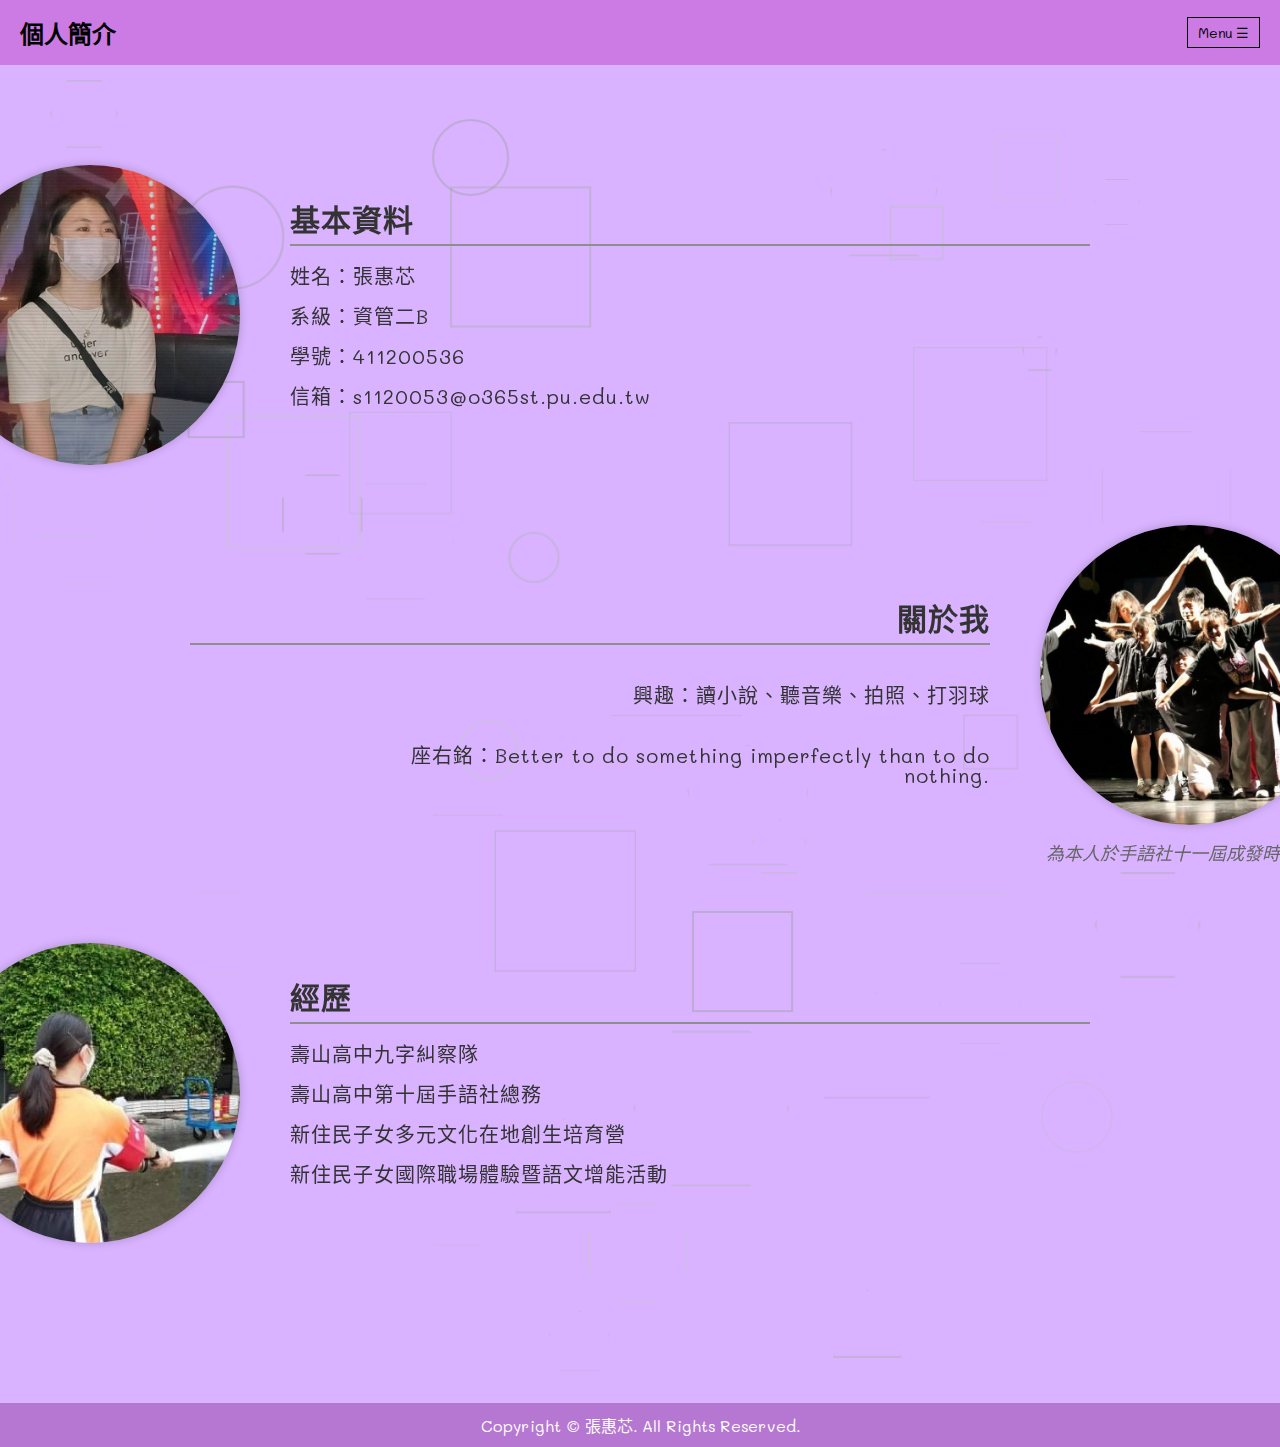
<file: index.html>
<!DOCTYPE html>
<html lang="zh-TW">
<head>
  <meta charset="UTF-8" />
  <meta name="viewport" content="width=device-width, initial-scale=1.0"/>
  <title>張惠芯的求職自傳履歷網頁</title>
  <!-- 引入Google的Mali字體 -->
  <link rel="preconnect" href="https://fonts.googleapis.com">
  <link rel="preconnect" href="https://fonts.gstatic.com" crossorigin>
  <link href="https://fonts.googleapis.com/css2?family=Mali:wght@400;500;700&display=swap" rel="stylesheet">
  <meta property="og:title" content="張惠芯的個人網頁" />
  <meta property="og:description" content="求職自傳履歷網頁" />
  <meta property="og:image" content="https://ana-web-six.vercel.app/image/logo0.png" />
  <meta property="og:url" content="https://ana-web-six.vercel.app/" />
  <style>
    @import url('https://fonts.googleapis.com/css2?family=Mali:wght@400;500;700&display=swap');
    * {
      font-family: 'Mali', sans-serif;
    }

    body {
      margin: 0;
      font-family: 'Mali', cursive;
      background-color: #d9b3ff;
      color: #333;
      position: relative;
      overflow-x: hidden;
    }

    /* 背景幾何圖形樣式 */
    .geometric-shape {
      position: fixed;
      border: 2px solid rgba(180, 180, 180, 0.3);
      z-index: -1;
      pointer-events: none;
    }

    .circle {
      border-radius: 50%;
    }

    .square {
      transform: rotate(45deg);
    }

    .hexagon {
      clip-path: polygon(25% 0%, 75% 0%, 100% 50%, 75% 100%, 25% 100%, 0% 50%);
    }

    .triangle {
      clip-path: polygon(50% 0%, 0% 100%, 100% 100%);
    }

    .pentagon {
      clip-path: polygon(50% 0%, 100% 38%, 82% 100%, 18% 100%, 0% 38%);
    }

    .star {
      clip-path: polygon(50% 0%, 61% 35%, 98% 35%, 68% 57%, 79% 91%, 50% 70%, 21% 91%, 32% 57%, 2% 35%, 39% 35%);
    }

    .diamond {
      transform: rotate(45deg);
    }

    .octagon {
      clip-path: polygon(30% 0%, 70% 0%, 100% 30%, 100% 70%, 70% 100%, 30% 100%, 0% 70%, 0% 30%);
    }

    header {
      background-color: #cc7be5;
      padding: 10px 20px;
      display: flex;
      justify-content: space-between;
      align-items: center;
      position: relative;
      border-top:5px solid #cc7be5;
      border-bottom: 5px solid #cc7be5;
      z-index: 10;
    }

    .logo {
      font-size: 24px;
      font-weight: bold;
      font-family: 'Mali', sans-serif;
      color: #000;
    }

    .menu-button {
      background: none;
      border: 1px solid #000;
      padding: 5px 10px;
      cursor: pointer;
      font-size: 14px;
      font-family: 'Mali', cursive;
    }

    .menu-content {
      display: none;
      position: absolute;
      right: 20px;
      top: 50px;
      background-color: #cc7be5;
      box-shadow: 0 2px 5px rgba(0,0,0,0.2);
      width: 150px;
      z-index: 100;
      font-family: 'Mali', cursive;
    }

    .menu-content a {
      display: block;
      padding: 10px 15px;
      text-decoration: none;
      color: #000;
      border-bottom: 1px solid #d9b3ff;
      font-family: 'Mali', cursive;
    }

    .menu-content a:hover {
      background-color: #d9b3ff;
    }

    nav {
      font-size: 1.25rem; /* 等於 text-lg */
      padding: 1rem 2rem;
      font-weight: 500;
      font-family: 'Mali', sans-serif;
    }

    nav a {
      margin-right: 1.5rem;
    }

    .container {
      max-width: 1200px;
      margin: 60px auto;
      padding: 40px;
      position: relative; /* 添加相對定位 */
    }

    /* 卡片樣式 */
    .profile-card {
      display: flex;
      align-items: center;
      gap: 50px;
      margin-bottom: 60px;
    }

    .profile-card.reverse {
      flex-direction: row-reverse;
      padding-left: 30px; /* 或根據實際效果調整 */
    }

    /* 第一區塊文字靠左 */
    .profile-card .text-content {
      text-align: left;
    }

    /* 第二區塊文字靠右 */
    .profile-card.reverse .text-content {
      display: flex;
      flex-direction: column;
      align-items: flex-end;
      text-align: right;
    }

    .motto span {
      display: inline;
    }

    .image-with-caption {
      text-align: center;
    }

    .img-caption {
      font-size: 18px;
      color: #666;
      font-style: italic;
      font-family: 'Mali', sans-serif;
      margin-top: 10px;
    }

    /* 區塊位置控制 - 更加偏左右 */
    /* 第一區塊極左 */
    .card-wrapper.left-align {
      display: flex;
      justify-content: flex-start;
      margin-left: -100px;
    }

    /* 讓所有區塊的線條長度一致 */
    .text-content hr {
      border: none;
      height: 1.5px;
      background-color: #8e8e8e;
      width: 800px;  /* 統一與基本資料相同長度 */
      margin: 10px 0 20px;
    }

    /* 第二區塊極右 */
    .card-wrapper.right-align {
      display: flex;
      justify-content: flex-end;
      margin-right: -100px;
    }

    .profile-card.reverse .text-content hr {
      border: none;
      height: 1.5px;
      background-color: #8e8e8e;
      width: 800px; /* 桌機預設寬度 */
      margin: 10px 0 20px 0;
    }

    /* 第三區塊極左 */
    .card-wrapper.left-align-2 {
      display: flex;
      justify-content: flex-start;
      margin-left: -100px;
    }

    .circle-img {
      width: 300px;
      height: 300px;
      object-fit: cover;
      border-radius: 50%;
      box-shadow: 0 0 10px rgba(0,0,0,0.2);
    }

    .text-content {
      font-size: 20px;
      max-width: 600px;
      letter-spacing: 0.05em;
      line-height: 1.0;
      font-family: 'Mali', cursive;
    }

    .text-content h2 {
      font-size: 30px;
      margin: 0;
      font-family: 'Mali', cursive;
      font-weight: 700;
    }


    footer {
      text-align: center;
      background-color: #b577d1;
      padding: 10px;
      color: white;
      margin-top: 40px;
      font-family: 'Mali', cursive;
      position: relative;
      z-index: 10;
    }

    /* 響應式設計 - 平板 */
    @media (max-width: 1024px) {
      .menu-content {
        width: 150px;
        font-size: 18px;
        right: 10px;
      }

      .menu-content a {
        padding: 12px 15px;
      }

      .container {
        padding: 15px;
        margin: 20px auto;
      }
      
      /* 在平板上稍微減少偏移量 */
      .card-wrapper.left-align,
      .card-wrapper.left-align-2 {
        margin-left: -20px;
      }
      
      .card-wrapper.right-align {
        margin-right: -20px;
      }
      
      .circle-img {
        width: 200px;
        height: 200px;
      }
      
      .text-content {
        font-size: 16px;
        font-family: 'Mali', sans-serif;
      }
      
      .text-content h2 {
        font-size: 30px;
        font-family: 'Mali', sans-serif;
      }
      
      .text-content hr {
        width: 300px;
      }
      
      .profile-card.reverse .text-content hr {
        width: 300px;
      }

      .img-caption {
        font-size: 16px;
        color: #666;
        font-style: italic;
        font-family: 'Mali', sans-serif;
        margin-top: 10px;
      }
    }

    /* 響應式設計 - 手機 */
    @media (max-width: 768px) {
      .menu-content {
        width: 150px;
        font-size: 18px;
        right: 10px;
      }

      .menu-content a {
        padding: 12px 15px;
      }
      
      .profile-card,
      .profile-card.reverse {
        flex-direction: column;
        gap: 20px;
        margin-bottom: 40px;
      }
      
      /* 在手機上取消偏移 */
      .card-wrapper.left-align,
      .card-wrapper.left-align-2 {
        justify-content: center;
        margin-left: 0;
        margin-right: 0;
      }

      .card-wrapper.right-align {
        justify-content: center;
      }
      
      .circle-img {
        width: 180px;
        height: 180px;
      }
      
      .text-content {
        text-align: center; /* 在手機模式下，所有文字置中對齊 */
        font-size: 14px;
        font-family: 'Mali', sans-serif;
      }
      
      .text-content h2 {
        font-size: 24px;
        font-family: 'Mali', sans-serif;
      }
      
      .text-content hr {
        width: 200px;
        margin: 10px auto 15px;
      }
      
      .motto span {
        display: block;
      }

      .img-caption {
        font-size: 15px;
        color: #666;
        font-style: italic;
        font-family: 'Mali', sans-serif;
        margin-top: 10px;
      }

      /* 在手機模式下仍保持所有區塊置中 */
      .profile-card .text-content{
        text-align: center;
      }

      .profile-card.reverse .text-content {
        align-items: center;  /* 手機上置中對齊 */
        text-align: center;
      }
      
      /* 在手機模式下線條置中 */
      .profile-card .text-content hr{
        margin: 10px auto 15px;
      }

      .profile-card.reverse .text-content hr {
        width: 200px;
        margin: 10px auto 15px;
      }
    }

    /* 響應式設計 - 小手機 */
    @media (max-width: 480px) {
      .container {
        padding: 10px;
        margin: 10px auto;
      }
      
      .circle-img {
        width: 150px;
        height: 150px;
      }
      
      .text-content {
        font-size: 13px;
        font-family: 'Mali', sans-serif;
      }
      
      .text-content h2 {
        font-size: 20px;
        font-family: 'Mali', sans-serif;
      }
      
      .text-content hr {
        width: 150px;
      }

      .img-caption {
        font-size: 13px;
        color: #666;
        font-style: italic;
        font-family: 'Mali', sans-serif;
        margin-top: 10px;
      }
    }
  </style>
</head>
<body>
  <!-- 底層幾何圖形容器 -->
  <div id="geometric-shapes-container"></div>

  <header>
    <div class="logo">個人簡介</div>
    <button class="menu-button" onclick="toggleMenu()">Menu ☰</button>
  </header>

  <div class="menu-content" id="menuContent">
    <a href="index.html">個人簡介</a>
    <a href="02result.html">職涯測驗結果</a>
    <a href="03work.html">MIS相關工作</a>
    <a href="04resume.html">求職履歷</a>
    <!-- <a href="05robot.html">與我聊天</a> -->
  </div>

  <main class="container">
    <!-- 基本資料 - 靠左 -->
    <div class="card-wrapper left-align">
      <section class="profile-card">
        <img src="image/self.jpg" alt="個人照片" class="circle-img"/>
        <div class="text-content">
          <h2>基本資料</h2>
          <hr />
          <p>姓名：張惠芯</p>
          <p>系級：資管二B</p>
          <p>學號：411200536</p>
          <p>信箱：s1120053@o365st.pu.edu.tw</p>
        </div>
      </section>
    </div>

    <!-- 關於我 - 靠右 -->
    <div class="card-wrapper right-align">
      <section class="profile-card reverse">
        <div class="image-with-caption">
          <img src="image/club.jpg" alt="社團圖片" class="circle-img"/>
          <p class="img-caption">為本人於手語社十一屆成發時所拍攝</p>
        </div>
        <div class="text-content about-me">
          <h2>關於我</h2>
          <hr />
          <p>興趣：讀小說、聽音樂、拍照、打羽球</p>
          <p class="motto"><span>座右銘：</span><span>Better to do something imperfectly than to do nothing.</span></p>
        </div>
      </section>
    </div>

    <!-- 經歷 - 靠左 -->
    <div class="card-wrapper left-align-2">
      <section class="profile-card">
        <img src="image/picket.jpg" alt="經歷圖片" class="circle-img"/>
        <div class="text-content">
          <h2>經歷</h2>
          <hr />
          <p>壽山高中九字糾察隊</p>
          <p>壽山高中第十屆手語社總務</p>
          <p>新住民子女多元文化在地創生培育營</p>
          <p>新住民子女國際職場體驗暨語文增能活動</p>
        </div>
      </section>
    </div>
  </main>

  <footer>
    Copyright © 張惠芯. All Rights Reserved.
  </footer>

  <script>
    // 顯示/隱藏選單
    function toggleMenu() {
      const menu = document.getElementById("menuContent");
      menu.style.display = menu.style.display === "block" ? "none" : "block";
    }
    
    // 響應式檢測
    window.addEventListener('resize', function() {
      const menuContent = document.getElementById("menuContent");
      if (window.innerWidth > 768) {
        menuContent.style.display = "none";  // 在大螢幕切換時重置選單
      }
      
      // 調整現有形狀位置，確保在視口內
      adjustShapesOnResize();
    });

    // 幾何圖形背景
    const shapesContainer = document.getElementById('geometric-shapes-container');
    const shapes = ['circle', 'square', 'hexagon', 'triangle', 'pentagon', 'star', 'diamond', 'octagon'];
    const numShapes = 50; // 增加圖形數量至30個
    const shapeElements = [];
    const colors = [
      'rgba(180, 180, 180, 0.45)', 
      'rgba(200, 200, 200, 0.45)', 
      'rgba(160, 160, 160, 0.45)',
      'rgba(190, 190, 190, 0.45)',
      'rgba(170, 170, 170, 0.45)'
    ];
    
    // 創建初始圖形
    function createShapes() {
      for (let i = 0; i < numShapes; i++) {
        const shape = document.createElement('div');
        const shapeType = shapes[Math.floor(Math.random() * shapes.length)];
        
        // 設置基本屬性
        shape.classList.add('geometric-shape');
        shape.classList.add(shapeType);
        
        // 隨機尺寸 - 更多樣化的尺寸
        const size = Math.floor(Math.random() * 120) + 30;
        shape.style.width = `${size}px`;
        shape.style.height = `${size}px`;
        
        // 初始隨機位置
        const maxX = window.innerWidth - size;
        const maxY = document.body.scrollHeight - size;
        shape.style.left = `${Math.random() * maxX}px`;
        shape.style.top = `${Math.random() * maxY}px`;
        
        // 設置邊框顏色和厚度
        shape.style.borderColor = colors[Math.floor(Math.random() * colors.length)];
        shape.style.borderWidth = `${Math.floor(Math.random() * 2) + 1}px`;
        
        // 為一些形狀添加旋轉效果
        if (Math.random() > 0.7) {
          const rotation = Math.floor(Math.random() * 360);
          shape.style.transform += ` rotate(${rotation}deg)`;
        }
        
        // 添加到容器
        shapesContainer.appendChild(shape);
        shapeElements.push({
          element: shape,
          initialPos: {
            x: parseFloat(shape.style.left),
            y: parseFloat(shape.style.top)
          },
          speed: Math.random() * 0.8 + 0.2, // 更多樣化的速度
          direction: Math.random() > 0.5 ? 1 : -1,
          amplitude: Math.random() * 70 + 20, // 振幅
          phase: Math.random() * Math.PI * 2 // 相位
        });
      }
    }
    
    // 調整螢幕尺寸時形狀的位置
    function adjustShapesOnResize() {
      const maxX = window.innerWidth;
      const maxY = document.body.scrollHeight;
      
      shapeElements.forEach(item => {
        const width = parseInt(item.element.style.width);
        const height = parseInt(item.element.style.height);
        
        // 如果形狀超出了視口，重新調整它的位置
        if (parseInt(item.element.style.left) > maxX - width) {
          item.element.style.left = `${maxX - width - 10}px`;
          item.initialPos.x = parseInt(item.element.style.left);
        }
        
        if (parseInt(item.element.style.top) > maxY - height) {
          item.element.style.top = `${maxY - height - 10}px`;
          item.initialPos.y = parseInt(item.element.style.top);
        }
      });
    }
    
    // 更新圖形位置
    function updateShapes() {
      const scrollY = window.scrollY;
      const viewportHeight = window.innerHeight;
      const documentHeight = document.body.scrollHeight;
      
      shapeElements.forEach((item, index) => {
        // 更複雜的移動模式
        const time = Date.now() * 0.001 + index;
        const moveFactorY = scrollY * (item.speed * item.direction);
        const moveFactorX = Math.sin(scrollY / 500 + index + time * 0.2) * item.amplitude;
        
        // 添加輕微的呼吸效果（大小變化）
        const sizeChange = Math.sin(time) * 5;
        const size = parseInt(item.element.style.width);
        
        // 確保圖形在視口內保持可見
        const newY = (item.initialPos.y + moveFactorY) % documentHeight;
        
        // 應用新變換
        item.element.style.transform = `translate(${moveFactorX}px, ${moveFactorY}px) scale(${1 + sizeChange * 0.01})`;
        
        // 根據滾動位置切換形狀
        if (Math.floor(scrollY / 200) % 8 === index % 8) {
          const newShape = shapes[Math.floor(Math.random() * shapes.length)];
          
          // 移除所有形狀類
          item.element.classList.remove(...shapes);
          // 添加新形狀類
          item.element.classList.add(newShape);
          
          // 隨機改變邊框顏色
          if (Math.random() > 0.7) {
            item.element.style.borderColor = colors[Math.floor(Math.random() * colors.length)];
          }
        }
      });
      
      // 每隔一段時間，添加新的形狀或移除舊的形狀
      if (Math.random() > 0.997) { // 每秒約有0.3%的幾率添加新形狀
        addNewShape();
      }
    }
    
    // 添加新形狀
    function addNewShape() {
      // 確保總形狀數量不超過40
      if (shapeElements.length >= 40) {
        // 移除最舊的形狀
        if (shapeElements.length > 0) {
          const oldestShape = shapeElements.shift();
          shapesContainer.removeChild(oldestShape.element);
        }
      }
      
      const shape = document.createElement('div');
      const shapeType = shapes[Math.floor(Math.random() * shapes.length)];
      
      // 設置基本屬性
      shape.classList.add('geometric-shape');
      shape.classList.add(shapeType);
      
      // 隨機尺寸
      const size = Math.floor(Math.random() * 120) + 30;
      shape.style.width = `${size}px`;
      shape.style.height = `${size}px`;
      
      // 從螢幕邊緣出現
      const side = Math.floor(Math.random() * 4); // 0=上, 1=右, 2=下, 3=左
      let posX, posY;
      
      switch(side) {
        case 0: // 上
          posX = Math.random() * window.innerWidth;
          posY = -size;
          break;
        case 1: // 右
          posX = window.innerWidth;
          posY = Math.random() * window.innerHeight;
          break;
        case 2: // 下
          posX = Math.random() * window.innerWidth;
          posY = window.innerHeight;
          break;
        case 3: // 左
          posX = -size;
          posY = Math.random() * window.innerHeight;
          break;
      }
      
      shape.style.left = `${posX}px`;
      shape.style.top = `${posY + window.scrollY}px`; // 考慮滾動位置
      
      // 設置邊框顏色和厚度
      shape.style.borderColor = colors[Math.floor(Math.random() * colors.length)];
      shape.style.borderWidth = `${Math.floor(Math.random() * 2) + 1}px`;
      
      // 為一些形狀添加旋轉效果
      if (Math.random() > 0.7) {
        const rotation = Math.floor(Math.random() * 360);
        shape.style.transform = `rotate(${rotation}deg)`;
      }
      
      // 添加到容器
      shapesContainer.appendChild(shape);
      shapeElements.push({
        element: shape,
        initialPos: {
          x: posX,
          y: posY + window.scrollY
        },
        speed: Math.random() * 0.8 + 0.2,
        direction: Math.random() > 0.5 ? 1 : -1,
        amplitude: Math.random() * 70 + 20,
        phase: Math.random() * Math.PI * 2
      });
    }
    
    // 初始化
    createShapes();
    
    // 滾動時更新
    window.addEventListener('scroll', updateShapes);
    
    // 定期更新（即使不滾動，圖形也會有細微變化）
    setInterval(function() {
      const smallUpdate = true;
      updateShapes(smallUpdate);
    }, 50);
    
    // 初始調用一次
    updateShapes();
  </script>
</body>
</html>
</file>
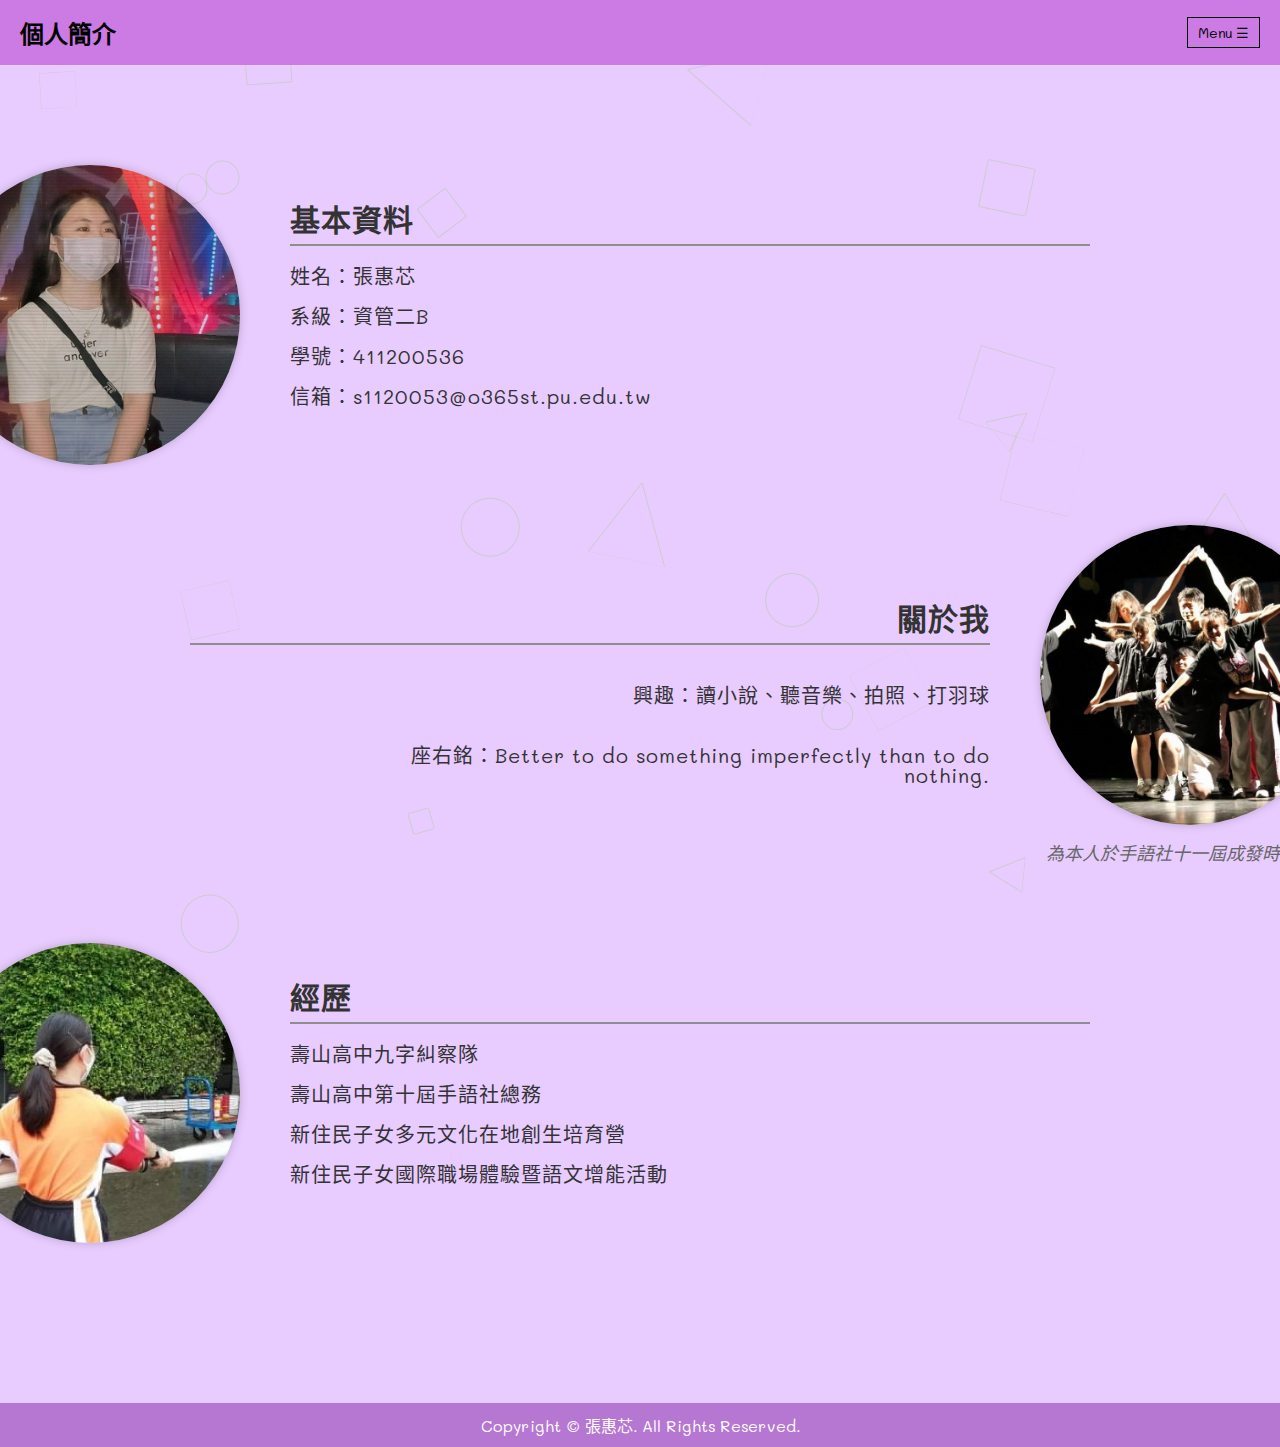
<file: 01test.html>
<!DOCTYPE html>
<html lang="zh-TW">
<head>
  <meta charset="UTF-8" />
  <meta name="viewport" content="width=device-width, initial-scale=1.0"/>
  <title>張惠芯的求職自傳履歷網頁</title>
  <!-- 引入Google的Mali字體 -->
  <link rel="preconnect" href="https://fonts.googleapis.com">
  <link rel="preconnect" href="https://fonts.gstatic.com" crossorigin>
  <link href="https://fonts.googleapis.com/css2?family=Mali:wght@400;500;700&display=swap" rel="stylesheet">
  <link rel="stylesheet" href="01main.css" />
</head>
<body>
  <header>
    <div class="logo">個人簡介</div>
    <button class="menu-button" onclick="toggleMenu()">Menu ☰</button>
  </header>

  <div class="menu-content" id="menuContent">
    <a href="index.html">個人簡介</a>
    <a href="02result.html">職涯測驗結果</a>
    <a href="03work.html">MIS相關工作</a>
    <a href="04resume.html">求職履歷</a>
    <!-- <a href="05robot.html">與我聊天</a> -->
  </div>

  <main class="container">
    <!-- 基本資料 - 靠左 -->
    <div class="card-wrapper left-align">
      <section class="profile-card">
        <img src="image/self.jpg" alt="個人照片" class="circle-img"/>
        <div class="text-content">
          <h2>基本資料</h2>
          <hr />
          <p>姓名：張惠芯</p>
          <p>系級：資管二B</p>
          <p>學號：411200536</p>
          <p>信箱：s1120053@o365st.pu.edu.tw</p>
        </div>
      </section>
    </div>

    <!-- 關於我 - 靠右 -->
    <div class="card-wrapper right-align">
      <section class="profile-card reverse">
        <div class="image-with-caption">
          <img src="image/club.jpg" alt="社團圖片" class="circle-img"/>
          <p class="img-caption">為本人於手語社十一屆成發時所拍攝</p>
        </div>
        <div class="text-content about-me">
          <h2>關於我</h2>
          <hr />
          <p>興趣：讀小說、聽音樂、拍照、打羽球</p>
          <p class="motto"><span>座右銘：</span><span>Better to do something imperfectly than to do nothing.</span></p>
        </div>
      </section>
    </div>

    <!-- 經歷 - 靠左 -->
    <div class="card-wrapper left-align-2">
      <section class="profile-card">
        <img src="image/picket.jpg" alt="經歷圖片" class="circle-img"/>
        <div class="text-content">
          <h2>經歷</h2>
          <hr />
          <p>壽山高中九字糾察隊</p>
          <p>壽山高中第十屆手語社總務</p>
          <p>新住民子女多元文化在地創生培育營</p>
          <p>新住民子女國際職場體驗暨語文增能活動</p>
        </div>
      </section>
    </div>
  </main>

  <footer>
    Copyright © 張惠芯. All Rights Reserved.
  </footer>

  <div id="backgroundShapes"></div>

  <script>
    function toggleMenu() {
      const menu = document.getElementById("menuContent");
      menu.style.display = menu.style.display === "block" ? "none" : "block";
    }
    
    // 響應式檢測
    window.addEventListener('resize', function() {
      const menuContent = document.getElementById("menuContent");
      if (window.innerWidth > 768) {
        menuContent.style.display = "none";  // 在大螢幕切換時重置選單
      }
    });

    const shapeContainer = document.getElementById('backgroundShapes');

    function createShape(type, top, left, size, rotation) {
      const svgNS = "http://www.w3.org/2000/svg";
      const svg = document.createElementNS(svgNS, "svg");
      svg.setAttribute("width", size);
      svg.setAttribute("height", size);
      svg.classList.add("bg-shape");
      svg.style.top = top + "px";
      svg.style.left = left + "px";
      svg.style.transform = `rotate(${rotation}deg)`;

      let shape;
      if (type === 'circle') {
        shape = document.createElementNS(svgNS, "circle");
        shape.setAttribute("cx", size / 2);
        shape.setAttribute("cy", size / 2);
        shape.setAttribute("r", size / 2.5);
      } else if (type === 'triangle') {
        shape = document.createElementNS(svgNS, "polygon");
        shape.setAttribute("points", `0,${size} ${size / 2},0 ${size},${size}`);
      } else if (type === 'rect') {
        shape = document.createElementNS(svgNS, "rect");
        shape.setAttribute("x", 0);
        shape.setAttribute("y", 0);
        shape.setAttribute("width", size);
        shape.setAttribute("height", size);
      } else if (type === 'diamond') {
        shape = document.createElementNS(svgNS, "polygon");
        shape.setAttribute("points", `${size / 2},0 ${size},${size / 2} ${size / 2},${size} 0,${size / 2}`);
      }

      shape.setAttribute("stroke", "#ccc");
      shape.setAttribute("fill", "none");
      shape.setAttribute("stroke-width", "1");
      svg.appendChild(shape);
      shapeContainer.appendChild(svg);
    }

    function generateShapes() {
      shapeContainer.innerHTML = ""; // 清空
      const types = ['circle', 'triangle', 'rect', 'diamond'];
      const count = 20;

      for (let i = 0; i < count; i++) {
        const type = types[Math.floor(Math.random() * types.length)];
        const top = window.scrollY + Math.random() * window.innerHeight;
        const left = Math.random() * window.innerWidth;
        const size = 30 + Math.random() * 50;
        const rotation = Math.random() * 360;
        createShape(type, top, left, size, rotation);
      }
}

window.addEventListener("scroll", generateShapes);
window.addEventListener("resize", generateShapes);
window.addEventListener("load", generateShapes);
  </script>
</body>
</html>
</file>
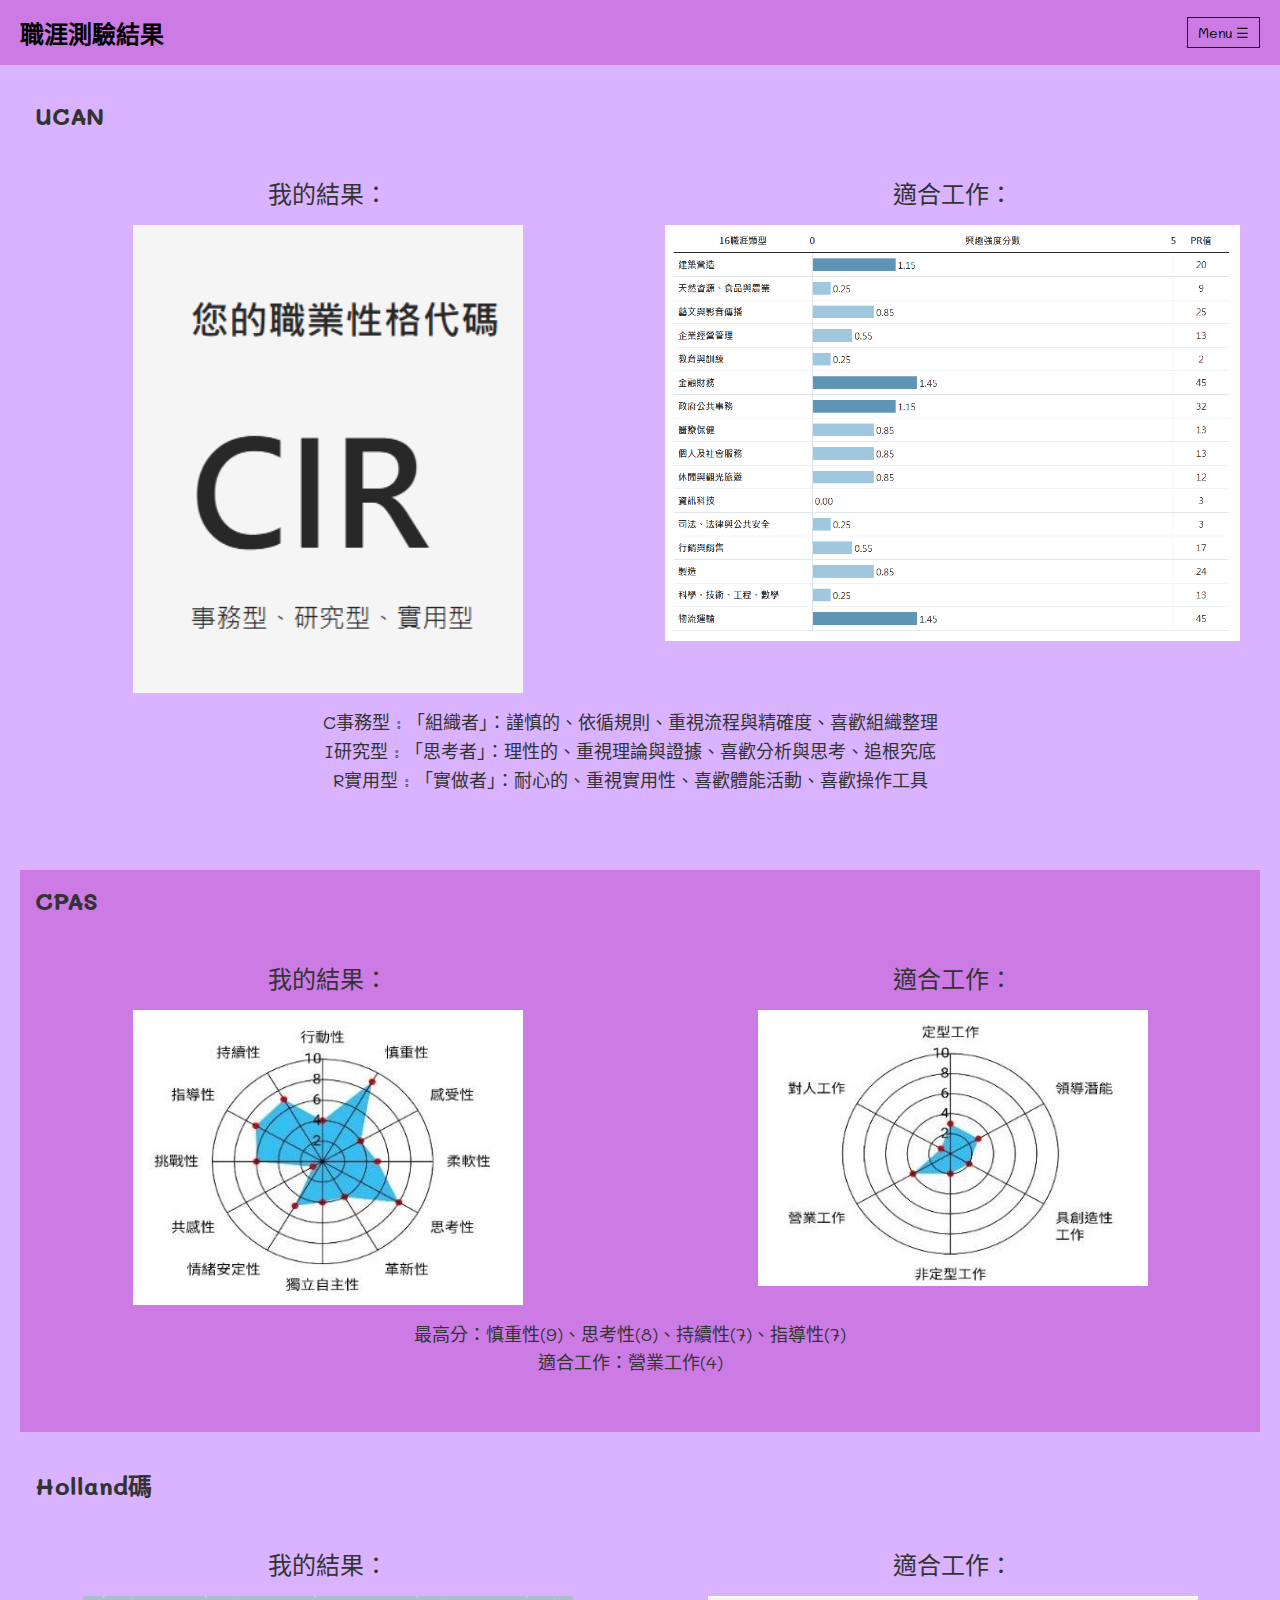
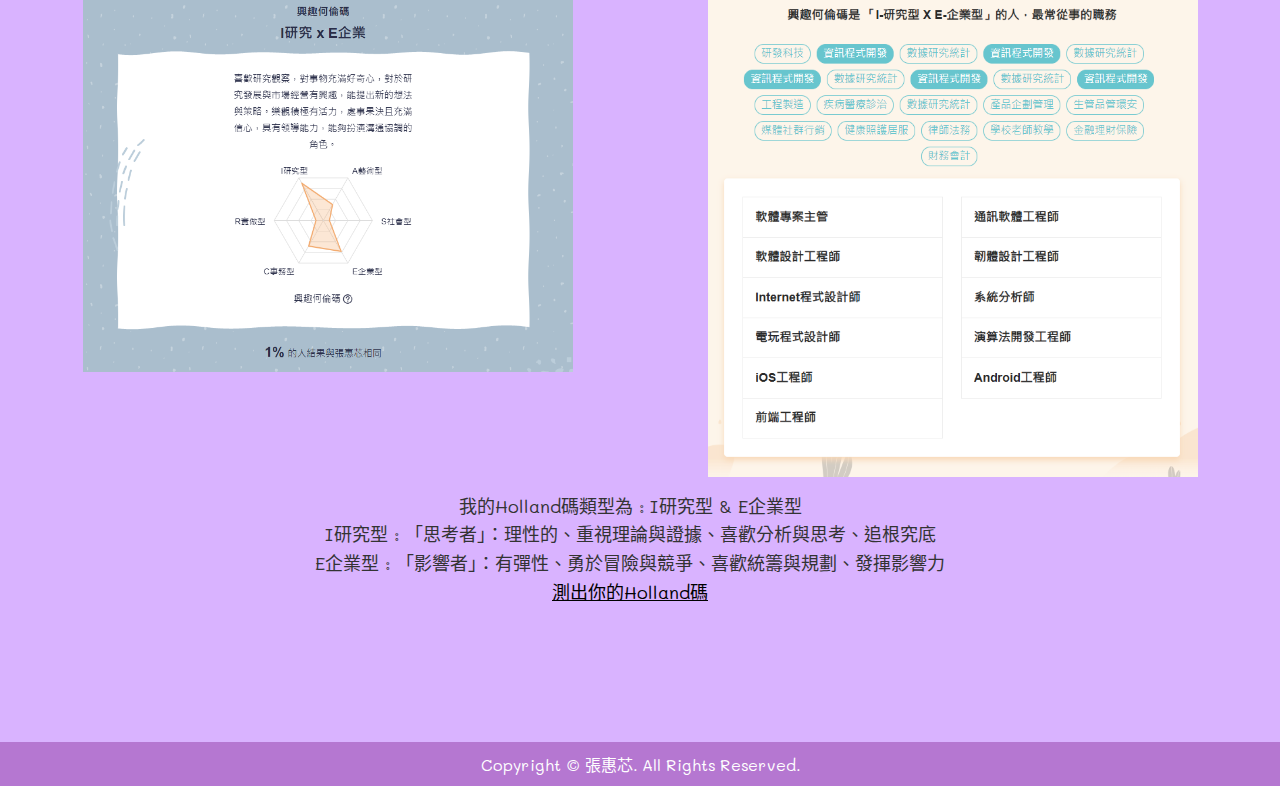
<file: 02result.html>
<!DOCTYPE html>
<html lang="zh-TW">
<head>
  <meta charset="UTF-8" />
  <meta name="viewport" content="width=device-width, initial-scale=1.0"/>
  <title>職涯測驗結果</title>
  <link href="https://fonts.googleapis.com/css2?family=Mali&display=swap" rel="stylesheet">
  <link rel="stylesheet" href="02result.css" />
  <meta property="og:title" content="張惠芯的個人網頁" />
  <meta property="og:description" content="求職自傳履歷網頁" />
  <meta property="og:image" content="https://ana-web-six.vercel.app/image/logo0.png />
  <meta property="og:url" content="https://ana-web-six.vercel.app/" />
</head>
<body>
  <header>
    <div class="logo">職涯測驗結果</div>
    <button class="menu-button" onclick="toggleMenu()">Menu ☰</button>
  </header>

  <div class="menu-content" id="menuContent">
    <a href="index.html">個人簡介</a>
    <a href="02result.html">職涯測驗結果</a>
    <a href="03work.html">MIS相關工作</a>
    <a href="04resume.html">求職履歷</a>
    <!-- <a href="05robot.html">與我聊天</a> -->
  </div>

  <div class="container">
    <!-- UCAN -->
    <section class="test-block" style="background-color: #d9b3ff;">
      <h2>UCAN</h2>
      <div class="images-row">
        <div>
          <p class="result-title">我的結果：</p>
          <img src="image/ucan_result.png" alt="UCAN 測驗結果">
        </div>
        <div>
          <p class="result-title">適合工作：</p>
          <img class="ucan-work-img" src="image/ucan_work01.png" alt="UCAN 適合工作">
        </div>
      </div>
      <p class="description">
        <span>C事務型 : 「組織者」：謹慎的、依循規則、重視流程與精確度、喜歡組織整理</span><br>
        <span>I研究型 : 「思考者」：理性的、重視理論與證據、喜歡分析與思考、追根究底</span><br>
        <span>R實用型 : 「實做者」：耐心的、重視實用性、喜歡體能活動、喜歡操作工具</span><br>
      </p>
    </section>

    <!-- CPAS -->
    <section class="test-block" style="background-color: #cc7be5;">
      <h2>CPAS</h2>
      <div class="images-row">
        <div>
          <p class="result-title">我的結果：</p>
          <img src="image/cpas_result.jpg" alt="CPAS 測驗結果">
        </div>
        <div>
          <p class="result-title">適合工作：</p>
          <img src="image/cpas_work.jpg" alt="CPAS 適合工作">
        </div>
      </div>
      <p class="description">
        <span>最高分：慎重性(9)、思考性(8)、持續性(7)、指導性(7) </span><br>
        <span>適合工作：營業工作(4) </span><br>
      </p>
    </section>

    <!-- Holland -->
    <section class="test-block holland-section" style="background-color: #d9b3ff;">
      <h2>Holland碼</h2>
      <div class="images-row">
        <div>
          <p class="result-title">我的結果：</p>
          <img src="image/holland_result.png" alt="Holland 測驗結果">
        </div>
        <div>
          <p class="result-title">適合工作：</p>
          <img src="image/holland_work.png" alt="Holland 適合工作">
        </div>
      </div>
      <p class="description">
        <span>我的Holland碼類型為 : I研究型 & E企業型</span><br>
        <span>I研究型 : 「思考者」：理性的、重視理論與證據、喜歡分析與思考、追根究底</span><br>
        <span>E企業型 : 「影響者」：有彈性、勇於冒險與競爭、喜歡統籌與規劃、發揮影響力</span><br>
        <span><a class="holland-link" href="https://guide.104.com.tw/interest/IE" target="_blank">測出你的Holland碼</a></span>
      </p>
    </section>
  </div>

  <script src="script.js"></script>
  <footer>
    Copyright © 張惠芯. All Rights Reserved.
  </footer>

  <script>
    function toggleMenu() {
      const menu = document.getElementById("menuContent");
      menu.style.display = menu.style.display === "block" ? "none" : "block";
    }
    
    // 響應式檢測
    window.addEventListener('resize', function() {
      const menuContent = document.getElementById("menuContent");
      if (window.innerWidth > 768) {
        menuContent.style.display = "none";  // 在大螢幕切換時重置選單
      }
    });
  </script>
</body>
</html>
</file>
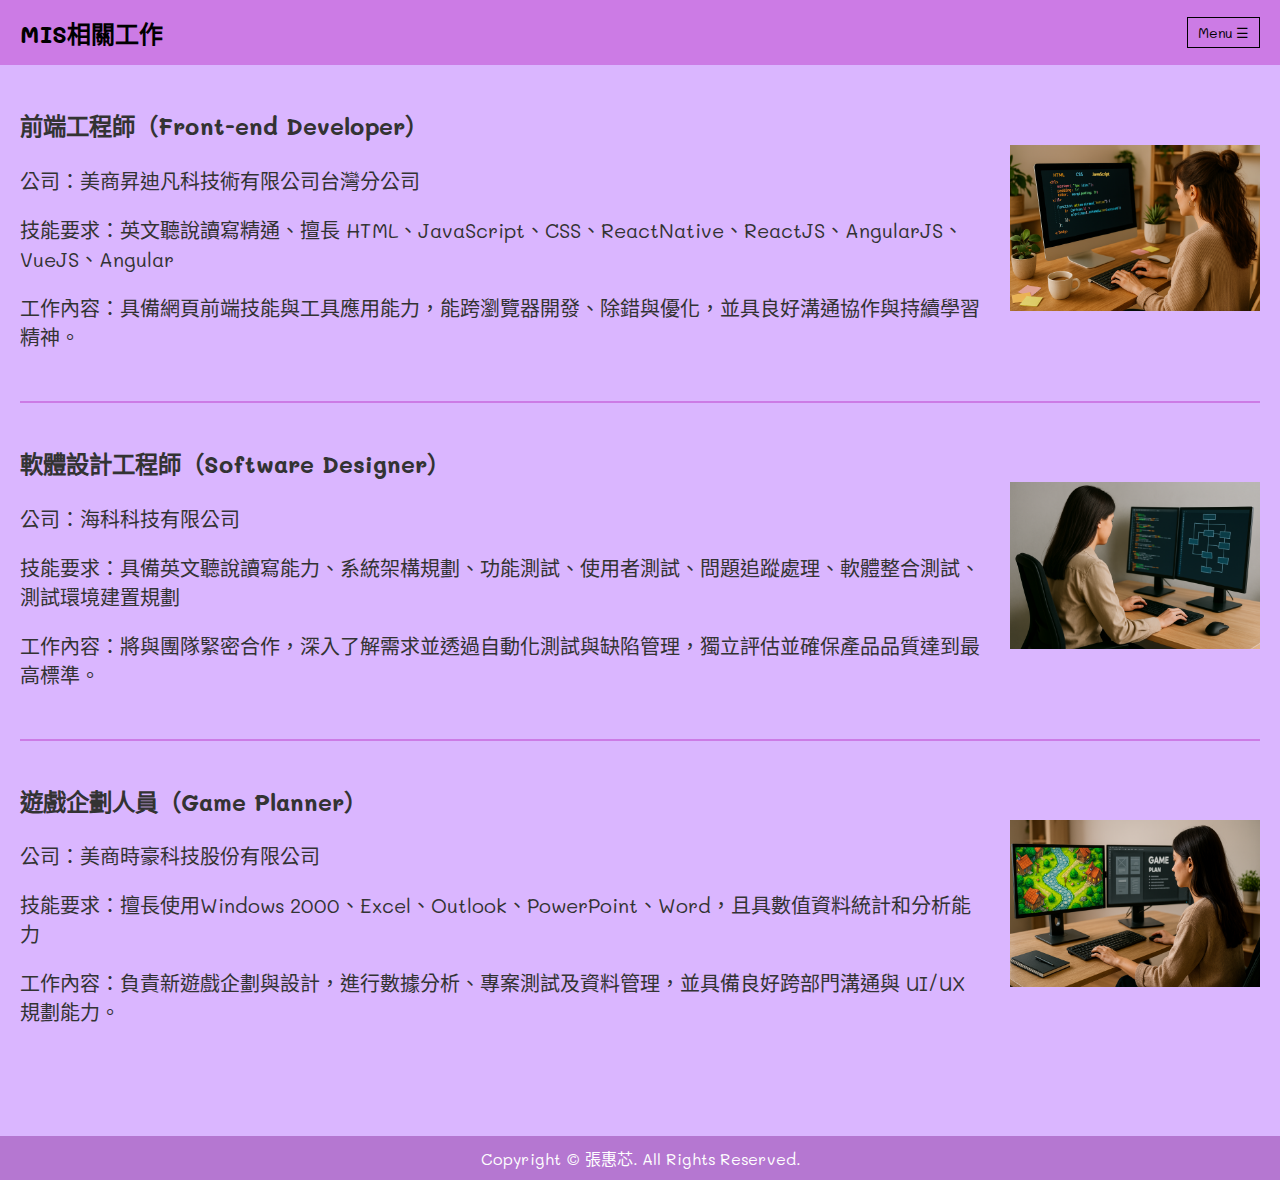
<file: 03work.html>
<!-- suitable-jobs.html 適合工作 -->
<!DOCTYPE html>
<html lang="zh-TW">
<head>
    <meta charset="UTF-8">
    <meta name="viewport" content="width=device-width, initial-scale=1.0">
    <title>MIS相關工作</title>
    <link href="https://fonts.googleapis.com/css2?family=Mali&display=swap" rel="stylesheet">
    <link rel="stylesheet" href="03work.css">
    <meta property="og:title" content="張惠芯的個人網頁" />
    <meta property="og:description" content="求職自傳履歷網頁" />
    <meta property="og:image" content="https://ana-web-six.vercel.app/image/logo0.png" />
    <meta property="og:url" content="https://ana-web-six.vercel.app/" />
</head>
<body>
    <header>
        <div class="logo">MIS相關工作</div>
        <button class="menu-button" onclick="toggleMenu()">Menu ☰</button>
    </header>
    
    <div class="menu-content" id="menuContent">
        <a href="index.html">個人簡介</a>
        <a href="02result.html">職涯測驗結果</a>
        <a href="03work.html">MIS相關工作</a>
        <a href="04resume.html">求職履歷</a>
        <!-- <a href="05robot.html">與我聊天</a> -->
    </div>
    
    <div class="container">
        <section id="suitable-jobs" class="profile-section">
            <div class="job-item">
                <div>
                    <h3>前端工程師（Front-end Developer）</h3>
                    <p>公司：美商昇迪凡科技術有限公司台灣分公司</p>
                    <p>技能要求：英文聽說讀寫精通、擅長 HTML、JavaScript、CSS、ReactNative、ReactJS、AngularJS、VueJS、Angular</p>
                    <p>工作內容：具備網頁前端技能與工具應用能力，能跨瀏覽器開發、除錯與優化，並具良好溝通協作與持續學習精神。</p>
                </div>
                <img src="image/Front-end.png" alt="ucan適合工作">
            </div>
            
            <div class="divider"></div>
            
            <div class="job-item">
                <div>
                    <h3>軟體設計工程師（Software Designer）</h3>
                    <p>公司：海科科技有限公司</p>
                    <p>技能要求：具備英文聽說讀寫能力、系統架構規劃、功能測試、使用者測試、問題追蹤處理、軟體整合測試、測試環境建置規劃</p>
                    <p>工作內容：將與團隊緊密合作，深入了解需求並透過自動化測試與缺陷管理，獨立評估並確保產品品質達到最高標準。</p>
                </div>
                <img src="image/Software.png" alt="ucan適合工作">
            </div>
            
            <div class="divider"></div>
            
            <div class="job-item">
                <div>
                    <h3>遊戲企劃人員（Game Planner）</h3>
                    <p>公司：美商時豪科技股份有限公司</p>
                    <p>技能要求：擅長使用Windows 2000、Excel、Outlook、PowerPoint、Word，且具數值資料統計和分析能力</p>
                    <p>工作內容：負責新遊戲企劃與設計，進行數據分析、專案測試及資料管理，並具備良好跨部門溝通與 UI/UX 規劃能力。</p>
                </div>
                <img src="image/Game.png" alt="ucan適合工作">
            </div>
        </section>
    </div>
    
    <script src="script.js"></script>
  <footer>
    Copyright © 張惠芯. All Rights Reserved.
  </footer>

  <script>
    function toggleMenu() {
      const menu = document.getElementById("menuContent");
      menu.style.display = menu.style.display === "block" ? "none" : "block";
    }
    
    // 響應式檢測
    window.addEventListener('resize', function() {
      const menuContent = document.getElementById("menuContent");
      if (window.innerWidth > 768) {
        menuContent.style.display = "none";  // 在大螢幕切換時重置選單
      }
    });
  </script>
</body>
</body>
</html>
</file>
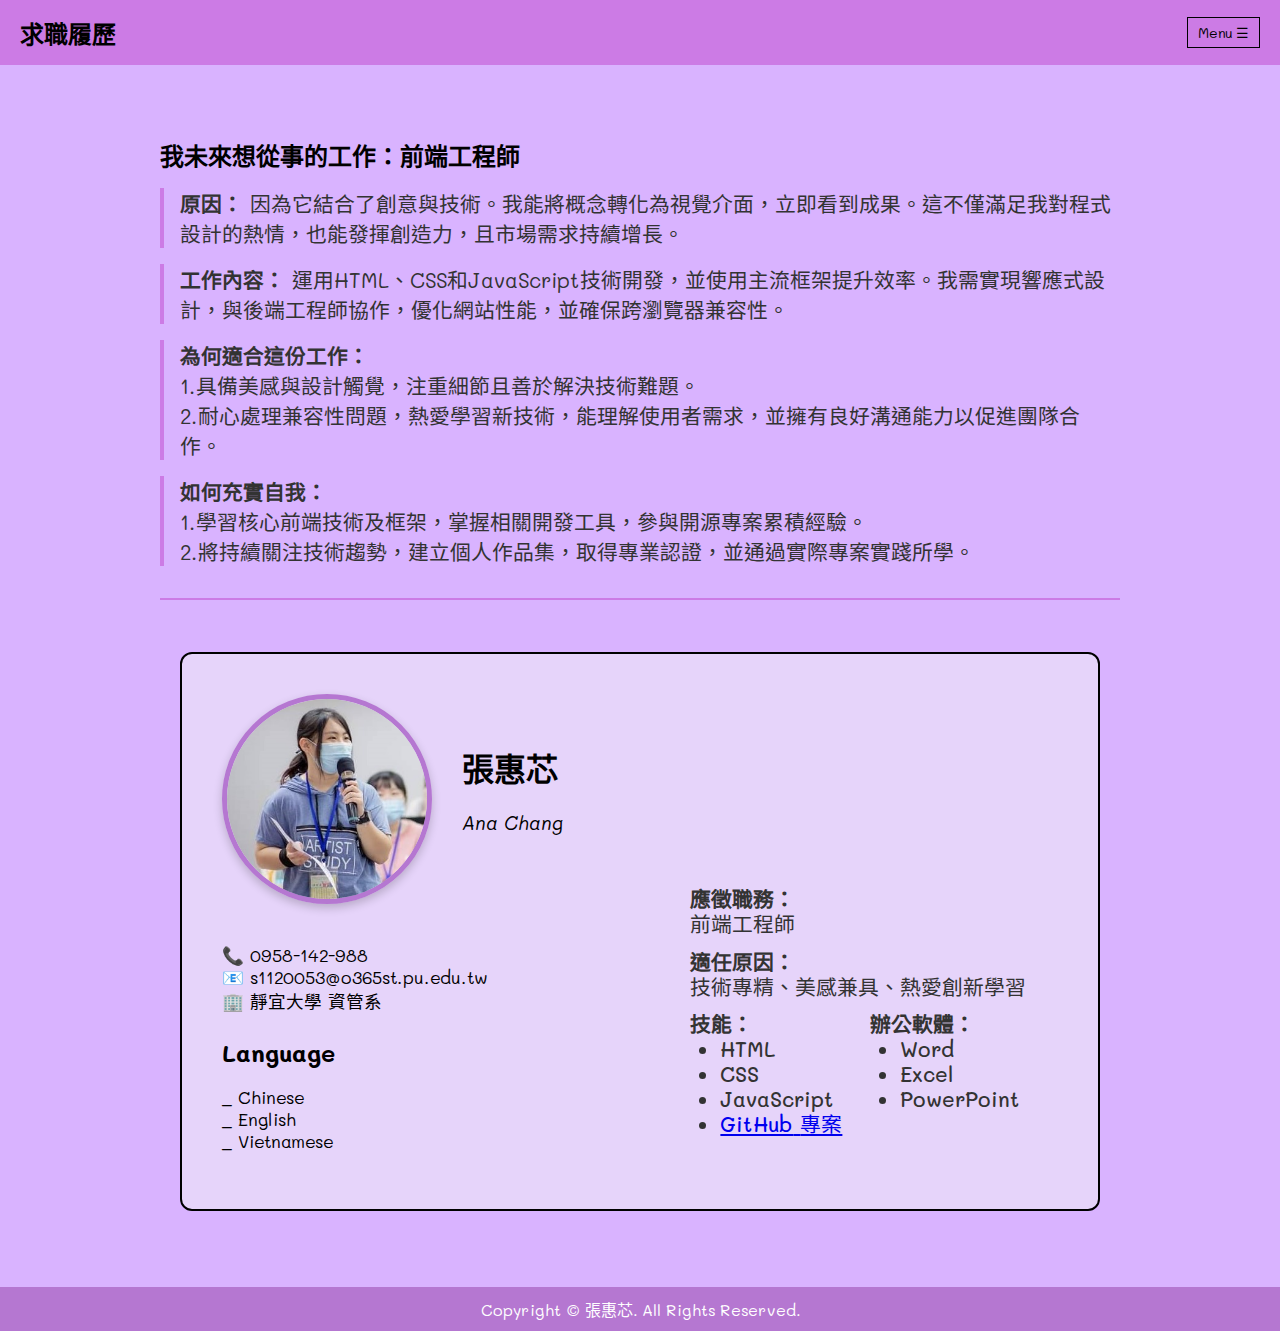
<file: 04resume.html>
<!DOCTYPE html>
<html lang="zh-TW">
<head>
  <meta charset="UTF-8" />
  <meta name="viewport" content="width=device-width, initial-scale=1.0" />
  <title>求職履歷</title>
  <link href="https://fonts.googleapis.com/css2?family=Mali&display=swap" rel="stylesheet">
  <link rel="stylesheet" href="04resume.css" />
  <meta property="og:title" content="張惠芯的個人網頁" />
  <meta property="og:description" content="求職自傳履歷網頁" />
  <meta property="og:image" content="https://ana-web-six.vercel.app/image/logo0.png />
  <meta property="og:url" content="https://ana-web-six.vercel.app/" />
</head>
<body>
  <header>
    <div class="logo">求職履歷</div>
    <button class="menu-button" onclick="toggleMenu()">Menu ☰</button>
  </header>

  <div class="menu-content" id="menuContent">
    <a href="index.html">個人簡介</a>
    <a href="02result.html">職涯測驗結果</a>
    <a href="03work.html">MIS相關工作</a>
    <a href="04resume.html">求職履歷</a>
    <!-- <a href="05robot.html">與我聊天</a> -->
  </div>

  <div class="container">
    <section id="resume" class="profile-section">
      <h3 class="job-title"><span>我未來想從事的工作：</span><span>前端工程師</span></h3>
      <div class="info-list">
        <div><strong>原因：</strong> 因為它結合了創意與技術。我能將概念轉化為視覺介面，立即看到成果。這不僅滿足我對程式設計的熱情，也能發揮創造力，且市場需求持續增長。</div>
        <div><strong>工作內容：</strong> 運用HTML、CSS和JavaScript技術開發，並使用主流框架提升效率。我需實現響應式設計，與後端工程師協作，優化網站性能，並確保跨瀏覽器兼容性。</div>
        <div><strong>為何適合這份工作：</strong> <br>
          1.具備美感與設計觸覺，注重細節且善於解決技術難題。<br>
          2.耐心處理兼容性問題，熱愛學習新技術，能理解使用者需求，並擁有良好溝通能力以促進團隊合作。</div>
        <div><strong>如何充實自我：</strong><br>
          1.學習核心前端技術及框架，掌握相關開發工具，參與開源專案累積經驗。<br>
          2.將持續關注技術趨勢，建立個人作品集，取得專業認證，並通過實際專案實踐所學。</div>
      </div>

      <div class="divider"></div>

      <div class="container2">
        <section class="resume-layout">
          <div class="left">
            <div class="photo-name">
              <div class="photo-frame">
                <img src="image/self2.jpg" alt="個人照片">
              </div>
              <div class="name-block">
                <h2>張惠芯</h2>
                <p class="eng-name">Ana Chang</p>
              </div>
            </div>

            <div class="contact">
              📞 0958-142-988<br>
              📧 s1120053@o365st.pu.edu.tw<br>
              🏢 靜宜大學 資管系
            </div>

            <div class="language">
              <h3>Language</h3>
              <ul>
                <li>Chinese</li>
                <li>English</li>
                <li>Vietnamese</li>
              </ul>
            </div>
          </div>

          <div class="right-content">
            <div>
              <h2>應徵職務：</h2>
              <p>前端工程師</p>
            </div>
            <div class="spaced">
              <h2>適任原因：</h2>
              <p>技術專精、美感兼具、熱愛創新學習</p>
            </div>
            <div class="spaced two-columns">
              <div class="column">
                <h2>技能：</h2>
                <ul>
                  <li>HTML</li>
                  <li>CSS</li>
                  <li>Java<wbr>Script</li>
                  <li>
                    <a href="https://github.com/hhc-a" target="_blank">
                      <span class="breakable">GitHub</span> <span class="breakable">專案</span>
                    </a>
                  </li>
                </ul>
              </div>
              <div class="column">
                <h2>辦公軟體：</h2>
                <ul>
                  <li>Word</li>
                  <li>Excel</li>
                  <li>Power<wbr>Point</li>
                </ul>
              </div>
            </div>
          </div>
        </section>
      </div>
    </section>
  </div>
  <script>
    function toggleMenu() {
      const menu = document.getElementById("menuContent");
      menu.style.display = menu.style.display === "block" ? "none" : "block";
    }
    
    // 響應式檢測
    window.addEventListener('resize', function() {
      const menuContent = document.getElementById("menuContent");
      if (window.innerWidth > 768) {
        menuContent.style.display = "none";  // 在大螢幕切換時重置選單
      }
    });
  </script>
  <footer>
    Copyright © 張惠芯. All Rights Reserved.
  </footer>
</body>
</html>
</file>
<file: 01main.css>
@import url('https://fonts.googleapis.com/css2?family=Mali:wght@400;500;700&display=swap');
* {
  font-family: 'Mali', sans-serif;
}

body {
  margin: 0;
  font-family: 'Mali', cursive;
  background-color: #e8ccff;
  color: #333;
}

header {
  background-color: #cc7be5;
  padding: 10px 20px;
  display: flex;
  justify-content: space-between;
  align-items: center;
  position: relative;
  border-top:5px solid #cc7be5;
  border-bottom: 5px solid #cc7be5;
}

.logo {
  font-size: 24px;
  font-weight: bold;
  font-family: 'Mali', sans-serif;
  color: #000;
}

.menu-button {
  background: none;
  border: 1px solid #000;
  padding: 5px 10px;
  cursor: pointer;
  font-size: 14px;
  font-family: 'Mali', cursive;
}

.menu-content {
  display: none;
  position: absolute;
  right: 20px;
  top: 50px;
  background-color: #cc7be5;
  box-shadow: 0 2px 5px rgba(0,0,0,0.2);
  width: 150px;
  z-index: 100;
  font-family: 'Mali', cursive;
}

.menu-content a {
  display: block;
  padding: 10px 15px;
  text-decoration: none;
  color: #000;
  border-bottom: 1px solid #e8ccff;
  font-family: 'Mali', cursive;
}

.menu-content a:hover {
  background-color: #e8ccff;
}

nav {
  font-size: 1.25rem; /* 等於 text-lg */
  padding: 1rem 2rem;
  font-weight: 500;
  font-family: 'Mali', sans-serif;
}

nav a {
  margin-right: 1.5rem;
}

.container {
  max-width: 1200px;
  margin: 60px auto;
  padding: 40px;
  position: relative; /* 添加相對定位 */
}

/* 卡片樣式 */
.profile-card {
  display: flex;
  align-items: center;
  gap: 50px;
  margin-bottom: 60px;
}

.profile-card.reverse {
  flex-direction: row-reverse;
  padding-left: 30px; /* 或根據實際效果調整 */
}

/* 第一區塊文字靠左 */
.profile-card .text-content {
  text-align: left;
}

/* 第二區塊文字靠右 */
.profile-card.reverse .text-content {
  display: flex;
  flex-direction: column;
  align-items: flex-end;
  text-align: right;
}

.motto span {
  display: inline;
}

.image-with-caption {
  text-align: center;
}

.img-caption {
  font-size: 18px;
  color: #666;
  font-style: italic;
  font-family: 'Mali', sans-serif;
  margin-top: 10px;
}

/* 區塊位置控制 - 更加偏左右 */
/* 第一區塊極左 */
.card-wrapper.left-align {
  display: flex;
  justify-content: flex-start;
  margin-left: -100px;
}

/* 讓所有區塊的線條長度一致 */
.text-content hr {
  border: none;
  height: 1.5px;
  background-color: #8e8e8e;
  width: 800px;  /* 統一與基本資料相同長度 */
  margin: 10px 0 20px;
}

/* 第二區塊極右 */
.card-wrapper.right-align {
  display: flex;
  justify-content: flex-end;
  margin-right: -100px;
}

.profile-card.reverse .text-content hr {
  border: none;
  height: 1.5px;
  background-color: #8e8e8e;
  width: 800px; /* 桌機預設寬度 */
  margin: 10px 0 20px 0;
}

/* 第三區塊極左 */
.card-wrapper.left-align-2 {
  display: flex;
  justify-content: flex-start;
  margin-left: -100px;
}

.circle-img {
  width: 300px;
  height: 300px;
  object-fit: cover;
  border-radius: 50%;
  box-shadow: 0 0 10px rgba(0,0,0,0.2);
}

.text-content {
  font-size: 20px;
  max-width: 600px;
  letter-spacing: 0.05em;
  line-height: 1.0;
  font-family: 'Mali', cursive;
}

.text-content h2 {
  font-size: 30px;
  margin: 0;
  font-family: 'Mali', cursive;
  font-weight: 700;
}

.bg-shape {
  position: absolute;
  stroke: #ccc;
  fill: none;
  opacity: 15;
  pointer-events: none;
  z-index: -1;
}

footer {
  text-align: center;
  background-color: #b577d1;
  padding: 10px;
  color: white;
  margin-top: 40px;
  font-family: 'Mali', cursive;
}

/* 響應式設計 - 平板 */
@media (max-width: 1024px) {
  .menu-content {
    width: 150px;
    font-size: 18px;
    right: 10px;
  }

  .menu-content a {
    padding: 12px 15px;
  }

  .container {
    padding: 15px;
    margin: 20px auto;
  }
  
  /* 在平板上稍微減少偏移量 */
  .card-wrapper.left-align,
  .card-wrapper.left-align-2 {
    margin-left: -20px;
  }
  
  .card-wrapper.right-align {
    margin-right: -20px;
  }
  
  .circle-img {
    width: 200px;
    height: 200px;
  }
  
  .text-content {
    font-size: 16px;
    font-family: 'Mali', sans-serif;
  }
  
  .text-content h2 {
    font-size: 30px;
    font-family: 'Mali', sans-serif;
  }
  
  .text-content hr {
    width: 300px;
  }
  
  .profile-card.reverse .text-content hr {
    width: 300px;
  }

  .img-caption {
    font-size: 16px;
    color: #666;
    font-style: italic;
    font-family: 'Mali', sans-serif;
    margin-top: 10px;
  }
}

/* 響應式設計 - 手機 */
@media (max-width: 768px) {
  .menu-content {
    width: 150px;
    font-size: 18px;
    right: 10px;
  }

  .menu-content a {
    padding: 12px 15px;
  }
  
  .profile-card,
  .profile-card.reverse {
    flex-direction: column;
    gap: 20px;
    margin-bottom: 40px;
  }
  
  /* 在手機上取消偏移 */
  .card-wrapper.left-align,
  .card-wrapper.right-align,
  .card-wrapper.left-align-2 {
    justify-content: center;
    margin-left: 0;
    margin-right: 0;
  }
  
  .circle-img {
    width: 180px;
    height: 180px;
  }
  
  .text-content {
    text-align: center; /* 在手機模式下，所有文字置中對齊 */
    font-size: 14px;
    font-family: 'Mali', sans-serif;
  }
  
  .text-content h2 {
    font-size: 24px;
    font-family: 'Mali', sans-serif;
  }
  
  .text-content hr {
    width: 200px;
    margin: 10px auto 15px;
  }
  
  .motto span {
    display: block;
  }

  .img-caption {
    font-size: 15px;
    color: #666;
    font-style: italic;
    font-family: 'Mali', sans-serif;
    margin-top: 10px;
  }

  /* 在手機模式下仍保持所有區塊置中 */
  .profile-card .text-content{
    text-align: center;
  }

  .profile-card.reverse .text-content {
    align-items: center;  /* 手機上置中對齊 */
    text-align: center;
  }
  
  /* 在手機模式下線條置中 */
  .profile-card .text-content hr{
    margin: 10px auto 15px;
  }

  .profile-card.reverse .text-content hr {
    width: 200px;
    margin: 10px auto 15px;
  }
}

/* 響應式設計 - 小手機 */
@media (max-width: 480px) {
  .container {
    padding: 10px;
    margin: 10px auto;
  }
  
  .circle-img {
    width: 150px;
    height: 150px;
  }
  
  .text-content {
    font-size: 13px;
    font-family: 'Mali', sans-serif;
  }
  
  .text-content h2 {
    font-size: 20px;
    font-family: 'Mali', sans-serif;
  }
  
  .text-content hr {
    width: 150px;
  }

  .img-caption {
    font-size: 13px;
    color: #666;
    font-style: italic;
    font-family: 'Mali', sans-serif;
    margin-top: 10px;
  }
}
</file>
<file: 02result.css>
@import url('https://fonts.googleapis.com/css2?family=Mali:wght@400;500;700&display=swap');
* {
  font-family: 'Mali', sans-serif;
}

body {
  margin: 0;
  font-family: 'Mali', cursive;
  background-color: #d9b3ff;
  color: #333;
}

header {
  background-color: #cc7be5;
  padding: 10px 20px;
  display: flex;
  justify-content: space-between;
  align-items: center;
  position: relative;
  border-top:5px solid #cc7be5;
  border-bottom: 5px solid #cc7be5;
}

.logo {
  font-size: 24px;
  font-weight: bold;
  font-family: 'Mali', sans-serif;
  color: #000;
}

.menu-button {
  background: none;
  border: 1px solid #000;
  padding: 5px 10px;
  cursor: pointer;
  font-size: 14px;
  font-family: 'Mali', cursive;
}

.menu-content {
  display: none;
  position: absolute;
  right: 20px;
  top: 50px;
  background-color: #cc7be5;
  box-shadow: 0 2px 5px rgba(0,0,0,0.2);
  width: 150px;
  z-index: 100;
  font-family: 'Mali', cursive;
}

.menu-content a {
  display: block;
  padding: 10px 15px;
  text-decoration: none;
  color: #000;
  border-bottom: 1px solid #d9b3ff;
  font-family: 'Mali', cursive;
}

.menu-content a:hover {
  background-color: #d9b3ff;
}

.container {
  padding: 20px;
}

.test-block {
  padding: 15px;
  margin-bottom: 20px;
}

.test-block h2 {
  margin-top: 0;
  font-family: 'Mali', cursive;
  font-weight: 700;
}

.result-title {
  font-size: 24px;
  /* font-weight: bold; */
  margin-bottom: 10px;
  font-family: 'Mali', cursive;
}

.images-row {
  display: flex;
  justify-content: center;
  align-items: flex-start;
  gap: 40px; /* 圖片之間的間距 */
  flex-wrap: wrap;
  margin-bottom: 10px;
  position: relative;
  flex-direction: row;
}

.description {
  text-align: center;
  max-width: 800px;
  margin: 0 auto 40px;
  font-size: 18px;
  line-height: 1.6;
  font-family: 'Mali', cursive;
  white-space: nowrap; /* 不讓文字自動換行 */
  overflow-x: auto; /* 超出寬度可滑動（電腦版） */
}

.description span {
  display: inline-block;
  margin-right: 20px; /* 間距可自調 */
}

.images-row div {
  text-align: center;
  flex: 1;
  font-family: 'Mali', cursive;
}

.images-row img {
  width: 100%;
  max-width: 400px;
  height: auto;
  padding: 5px;
  box-sizing: border-box;
  display: block;
  margin: 0 auto;
}

.images-row .ucan-work-img {
  max-height: 600px;
  width: auto;
  max-width: 100%;
  display: block;
  margin: 0 auto;
}

/* 放大 Holland 照片 */
.holland-section .images-row img {
  max-width: 500px;
}

.holland-link:link {
  color: #000;  /* 尚未點選過的顏色 */
  text-decoration: underline;
}

.holland-link:visited {
  color: #cc7be5;  /* 點選過後的顏色 */
}

.holland-link:hover {
  color: #d9b3ff;  /* 滑鼠滑過的顏色（可選） */
}

.holland-link:active {
  color: #cc7be5;  /* 點擊當下的顏色（可選） */
}

footer {
  text-align: center;
  background-color: #b577d1;
  padding: 10px;
  color: white;
  margin-top: 40px;
  font-family: 'Mali', cursive;
}

/* ---------------- 響應式設計 ---------------- */

/* 平板 */
@media (max-width: 1024px) {
  .result-title {
    font-size: 20px;
    font-family: 'Mali', sans-serif;
  }

  .container {
    padding: 15px;
    margin: 20px auto;
  }

  .images-row {
    gap: 20px;
  }

  .images-row img {
    max-width: 300px;
  }

  .test-block {
    padding: 12px;
  }
  
  .description {
    white-space: normal; /* 開放換行 */
  }

  .description span {
    display: block;
    margin-bottom: 8px;
  }

  .holland-section .images-row img {
    max-width: 350px;
  }
}

/* 手機 */
@media (max-width: 768px) {
  .result-title {
    font-size: 20px;
    font-family: 'Mali', sans-serif;
  }

  .images-row {
    flex-direction: column;
    align-items: center;
    gap: 20px;
  }

  .images-row img {
    max-width: 250px;
  }

  .test-block h2,
  .test-block p {
    text-align: center;
  }

  .description {
    text-align: center;
    font-size: 14px;
    font-family: 'Mali', sans-serif;
    white-space: normal; /* 開放換行 */
  }

  .description span {
    display: block;
    margin-bottom: 8px;
  }

  .images-row .ucan-work-img {
    max-height: 300px;
    width: auto;
    max-width: 100%;
  }

  .holland-section .images-row img {
    max-width: 300px;
  }
}

/* 小手機 */
@media (max-width: 480px) {
  .result-title {
    font-size: 18px;
    font-family: 'Mali', sans-serif;
  }

  .container {
    padding: 10px;
  }

  .images-row img {
    max-width: 200px;
  }

  .test-block {
    padding: 10px;
  }

  .test-block h2 {
    font-size: 20px;
    font-family: 'Mali', sans-serif;
  }

  .description {
    font-size: 13px;
    font-family: 'Mali', sans-serif;
  }

  .description span {
    display: block;
    margin-bottom: 8px;
    white-space: normal; /* 開放換行 */
  }

  .holland-section .images-row img {
    max-width: 250px;
  }
}
</file>
<file: 03work.css>
@import url('https://fonts.googleapis.com/css2?family=Mali:wght@400;500;700&display=swap');
* {
  font-family: 'Mali', sans-serif;
}

body {
    margin: 0;
    font-family: 'Mali', sans-serif;
    background-color: #dab6ff;
    color: #333;
  }
  
  header {
    background-color: #cc7be5;
    padding: 10px 20px;
    display: flex;
    justify-content: space-between;
    align-items: center;
    position: relative;
    border-top:5px solid #cc7be5;
    border-bottom: 5px solid #cc7be5;
  }
  
  .logo {
    font-size: 24px;
    font-weight: bold;
    font-family: 'Mali', sans-serif;
    color: #000;
  }
  
  .menu-button {
    background: none;
    border: 1px solid #000;
    padding: 5px 10px;
    cursor: pointer;
    font-size: 14px;
    font-family: 'Mali', sans-serif;
  }
  
  .menu-content {
    display: none;
    position: absolute;
    right: 20px;
    top: 50px;
    background-color: #cc7be5;
    box-shadow: 0 2px 5px rgba(0,0,0,0.2);
    width: 150px;
    z-index: 100;
  }
  
  .menu-content a {
    display: block;
    padding: 10px 15px;
    text-decoration: none;
    color: #000;
    border-bottom: 1px solid #d9b3ff;
  }
  
  .menu-content a:hover {
    background-color: #d9b3ff;
  }
  
  .container {
    padding: 20px;
  }

.job-item {
    display: flex;
    justify-content: space-between;
    align-items: center;
    flex-wrap: wrap;
    margin-bottom: 30px;
    font-size: 20px;
    font-family: 'Mali', sans-serif;
  }
  
  .job-item > div {
    flex: 1 1 60%;
  }
  
  .job-item img {
    max-width: 250px;
    height: auto;
    object-fit: contain;
    margin-left: 20px;
    flex-shrink: 0;
  }

  .divider {
    border-top: 2px solid #cc7be5;
    margin: 20px 0;
  }
  
  @media screen and (max-width: 768px) {
    .job-item {
      flex-direction: column;
      align-items: center;  /* ✅ 這裡改為 center 對齊圖片 */
      /* text-align: center;   ✅ 讓文字也一併置中 */
    }
  
    .job-item img {
      margin-left: 0;
      margin-top: 15px;
      max-width: 100%;
    }
  } 

  footer {
    text-align: center;
    background-color: #b577d1;
    padding: 10px;
    color: white;
    margin-top: 40px;
  }
</file>
<file: 04resume.css>
@import url('https://fonts.googleapis.com/css2?family=Mali:wght@400;500;700&display=swap');
* {
  font-family: 'Mali', sans-serif;
}

body {
  margin: 0;
  font-family: 'Mali', sans-serif;
  background-color: #d9b3ff;
  color: #333;
}

header {
  background-color: #cc7be5;
  padding: 10px 20px;
  display: flex;
  justify-content: space-between;
  align-items: center;
  position: relative;
  border-top:5px solid #cc7be5;
  border-bottom: 5px solid #cc7be5;
}

.logo {
  font-size: 24px;
  font-family: 'Mali', sans-serif;
  font-weight: bold;
  color: #000;
}

.menu-button {
  background: none;
  border: 1px solid #000;
  padding: 5px 10px;
  cursor: pointer;
  font-size: 14px;
  font-family: 'Mali', sans-serif;
}

.menu-content {
  display: none;
  position: absolute;
  right: 20px;
  top: 50px;
  background-color: #cc7be5;
  box-shadow: 0 2px 5px rgba(0,0,0,0.2);
  width: 150px;
  z-index: 100;
}

.menu-content a {
  display: block;
  padding: 10px 15px;
  text-decoration: none;
  color: #000;
  border-bottom: 1px solid #d9b3ff;
}

.menu-content a:hover {
  background-color: #d9b3ff;
}

.container {
  max-width: 960px;
  margin: 2rem auto;
  padding: 1rem;
}

#resume h3 {
  font-size: 1.5rem;
  font-family: 'Mali', sans-serif;
  color: #000;
  margin-bottom: 1rem;
}

.job-title span {
  display: inline;
}

.info-list div {
  margin-bottom: 1rem;
  font-size: 1.3rem;
  font-family: 'Mali', sans-serif;
  padding-left: 1rem;
  border-left: 4px solid #cc7be5;
}

.divider {
  height: 2px;
  background-color: #cc7be5;
  margin: 2rem 0;
}

.container2 {
  max-width: 1200px;
  margin: auto;
  padding: 20px;
}

.resume-layout {
  display: flex;
  flex-direction: row;
  gap: 10px;
  padding: 40px;
  border: 2px solid #000;
  background-color: #e6d4fa;
  border-radius: 12px;
  height: auto;
  flex-wrap: wrap;
}

.left, .right {
  flex: 1;
  display: flex;
  flex-direction: column;
  justify-content: flex-end;
}

.photo-name {
  display: flex;
  align-items: center;
  gap: 30px;
  margin-bottom: 40px;
}

.photo-frame {
  width: 200px;
  height: 200px;
  border-radius: 50%;
  border: 5px solid #b577d1;
  box-shadow: 0 4px 10px rgba(0, 0, 0, 0.2);
  overflow: hidden;
}

.photo-frame img {
  width: 100%;
  height: 100%;
  object-fit: cover;
}

.name-block h2 {
  font-size: 2rem;
  font-family: 'Mali', sans-serif;
  margin: 0;
  color: #000;
}

.eng-name {
  font-style: italic;
  font-size: 1.2rem;
  font-family: 'Mali', sans-serif;
  color: #000;
}

.contact, .language {
  font-size: 1.1rem;
  font-family: 'Mali', sans-serif;
  margin-bottom: 0px;
  color: #000;
}

.language ul {
  list-style: none;
  padding-left: 0;
}

.language li::before {
  content: '_ ';
}

.right-content {
  display: block;
  padding: 2rem;
  margin-top: auto;
}

.right-content h2 {
  font-size: 1.3rem;
  font-family: 'Mali', sans-serif;
  margin: 0;
  line-height: 1.2;
  font-weight: 600;
}

.right-content p,
.right-content li,
.right-content a {
  font-size: 1.3rem;
  font-family: 'Mali', sans-serif;
  line-height: 1.2;
  font-weight: 500;
  margin: 0;
}

.right-content .spaced {
  margin-top: 0.8rem;
}

.right-content ol {
  margin: 0;
  padding-left: 1.2rem;
}

.right-content li {
  margin: 0;
  padding: 0;
  list-style-position: inside;
}

.two-columns {
  display: flex;
  justify-content: space-between;
  gap: 1.5rem; /* 欲視覺間距可以自行調整 */
}

.two-columns .column {
  flex: 1;
}

.nowrap {
  white-space: nowrap;
  word-break: keep-all;
}

.right-content ul {
  margin: 0;
  padding-left: 1.9rem; /* 控制縮排距離，可調整 */
}

.right-content li {
  list-style-type: disc;        /* 使用點點 */
  list-style-position: outside; /* 點點靠左、文字靠右 */
  word-break: break-word;
  font-size: 1.3rem;
  font-family: 'Mali', sans-serif;
  font-weight: 500;
  line-height: 1.2;
}

footer {
  text-align: center;
  background-color: #b577d1;
  padding: 10px;
  color: white;
  margin-top: 40px;
}

/* 響應式設計 */
@media screen and (max-width: 768px) {
  .job-title span {
    display: block;
  }

  .resume-layout {
    flex-direction: column;
    padding: 20px;
  }

  .photo-name {
    flex-direction: column;
    align-items: center;
    text-align: center;
  }

  .photo-frame {
    width: 150px;
    height: 150px;
  }

  .right-content {
    padding: 1rem;
    margin-top: 2rem;
  }
  
  .breakable {
    display: block;
  }
}
</file>
